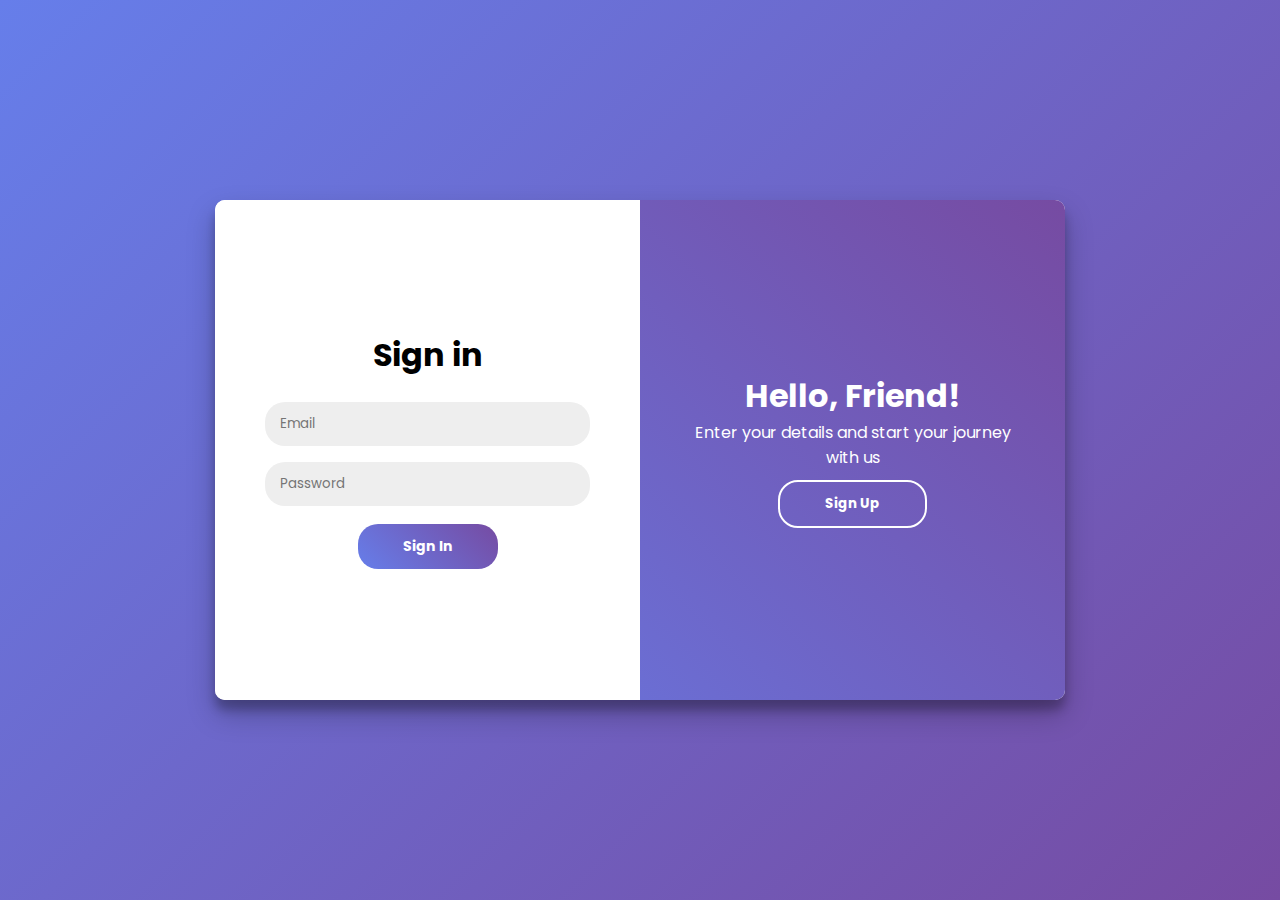
<file: index.html>
<!DOCTYPE html>
<html lang="en">
<head>
  <meta charset="UTF-8" />
  <meta name="viewport" content="width=device-width, initial-scale=1.0">
  <title>Dashboard | MySpace</title>
  <link rel="stylesheet" href="css/style.css" />
  <link href="https://fonts.googleapis.com/css2?family=Poppins:wght@300;400;600&display=swap" rel="stylesheet">
</head>
<body>
  <aside class="sidebar">
    <h2 class="logo">MySpace</h2>
    <ul class="menu">
      <li class="active">🏠 Dashboard</li>
      <li onclick="location.href='tasks.html'">✅ Tasks</li>
      <li onclick="location.href='weather.html'">☁️ Weather</li>
      <li onclick="location.href='notes.html'">📝 Notes</li>
      <li onclick="location.href='focus.html'">⏱ Focus</li>
      <li onclick="location.href='timeline.html'">📊 Timeline</li>
    </ul>
  </aside>

  <main class="main">
    <header class="topbar">
      <div class="greeting">
        <h1 id="greetText">Hello</h1>
        <p id="currentDate">—</p>
        <p id="userName"></p>
      </div>
      <div class="clock" id="clock">00:00:00</div>
    </header>

    <section class="widgets">
      <div class="widget weather">
        <h3>Weather</h3>
        <p id="weatherInfo">No city selected</p>
        <button onclick="location.href='weather.html'">Change City</button>
      </div>

      <div class="widget todo">
        <h3>Upcoming Tasks</h3>
        <ul id="todoPreview"></ul>
        <button onclick="location.href='tasks.html'">Open Tasks</button>
      </div>

      <div class="widget notes">
        <h3>Notes</h3>
        <p id="notesPreview">No notes yet</p>
        <button onclick="location.href='notes.html'">Open Notes</button>
      </div>

      <div class="widget focus">
        <h3>Focus Timer</h3>
        <div id="focusDisplay">25:00</div>
        <div>
          <button onclick="location.href='focus.html'">Open Focus</button>
        </div>
      </div>

      <div class="widget timeline">
        <h3>Today’s Timeline</h3>
        <div id="timelineContainer"></div>
        <button onclick="location.href='timeline.html'">View Full</button>
      </div>
    </section>
  </main>

  <script src="js/script.js"></script>
  <script src="js/guard.js"></script>
</body>
</html>
</file>
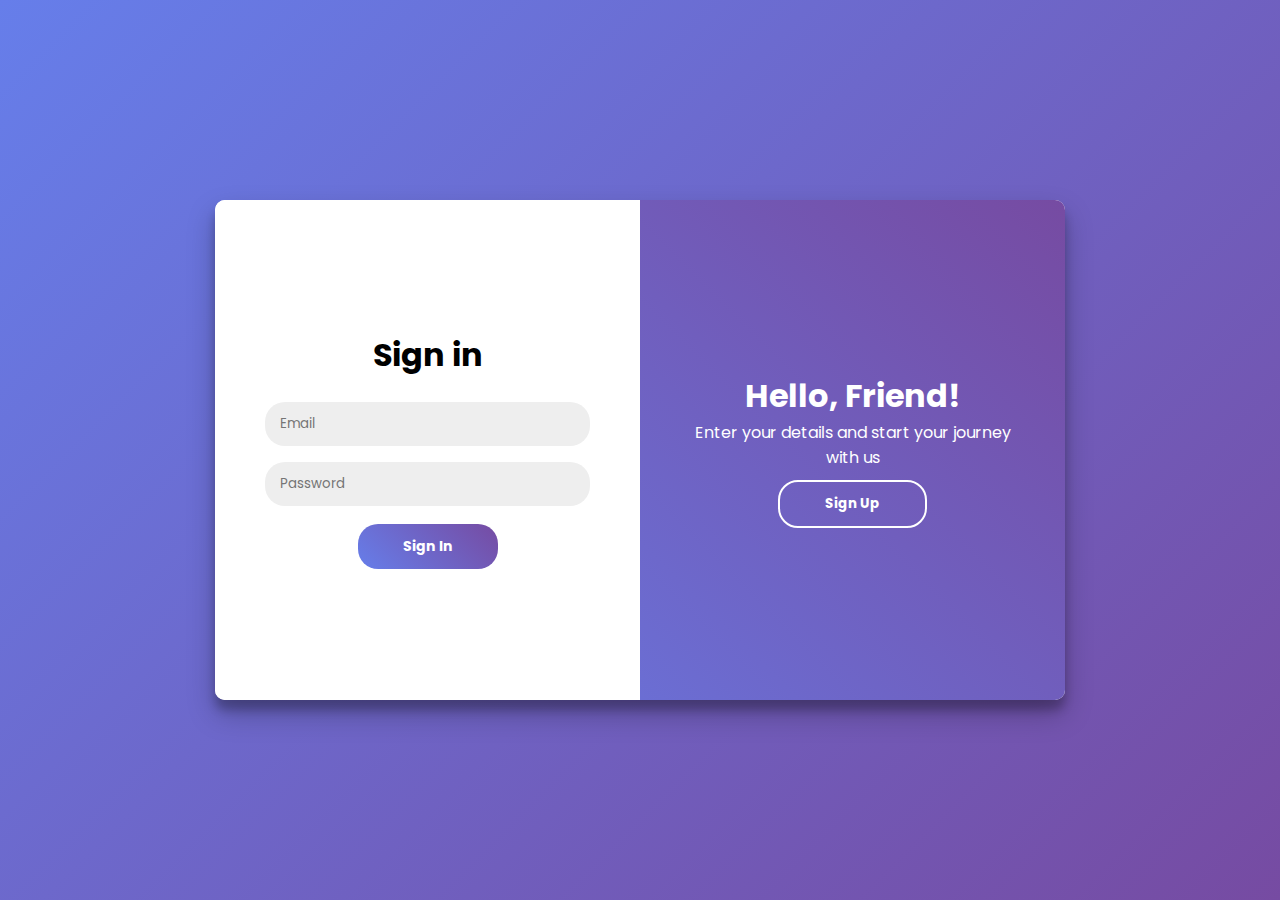
<file: gmu/index.html>
<!DOCTYPE html>
<html lang="en">
<head>
  <meta charset="UTF-8" />
  <meta name="viewport" content="width=device-width, initial-scale=1.0">
  <title>Login / Signup</title>
  <link rel="stylesheet" href="style.css">
</head>
<body>
  <div class="container" id="container">
    <!-- Sign Up Form -->
    <div class="form-container sign-up-container">
      <form action="#">
        <h1>Create Account</h1>
        <input type="text" placeholder="Name" required />
        <input type="email" placeholder="Email" required />
        <input type="password" placeholder="Password" required />
        <button type="button" id="signupBtn">Sign Up</button>
      </form>
    </div>

    <!-- Sign In Form -->
    <div class="form-container sign-in-container">
      <form id="loginForm">
        <h1>Sign in</h1>
        <input type="email" placeholder="Email" required />
        <input type="password" placeholder="Password" required />
        <button type="submit">Sign In</button>
      </form>
    </div>

    <!-- Overlay Section -->
    <div class="overlay-container">
      <div class="overlay">
        <div class="overlay-panel overlay-left">
          <h1>Welcome Back!</h1>
          <p>To keep connected with us please login with your info</p>
          <button class="ghost" id="signIn">Sign In</button>
        </div>
        <div class="overlay-panel overlay-right">
          <h1>Hello, Friend!</h1>
          <p>Enter your details and start your journey with us</p>
          <button class="ghost" id="signUp">Sign Up</button>
        </div>
      </div>
    </div>
  </div>

  <script>
    const signUpButton = document.getElementById('signUp');
    const signInButton = document.getElementById('signIn');
    const container = document.getElementById('container');

    signUpButton.addEventListener('click', () => {
      container.classList.add("right-panel-active");
    });

    signInButton.addEventListener('click', () => {
      container.classList.remove("right-panel-active");
    });

    // Redirect to dashboard after sign in
    const loginForm = document.getElementById('loginForm');
    loginForm.addEventListener('submit', (e) => {
      e.preventDefault();
      const email = loginForm.querySelector('input[type="email"]').value;
      const password = loginForm.querySelector('input[type="password"]').value;

      if (email && password) {
        window.location.href = "dashboard.html";
      } else {
        alert("Please fill all fields!");
      }
    });
  </script>
</body>
</html>
</file>
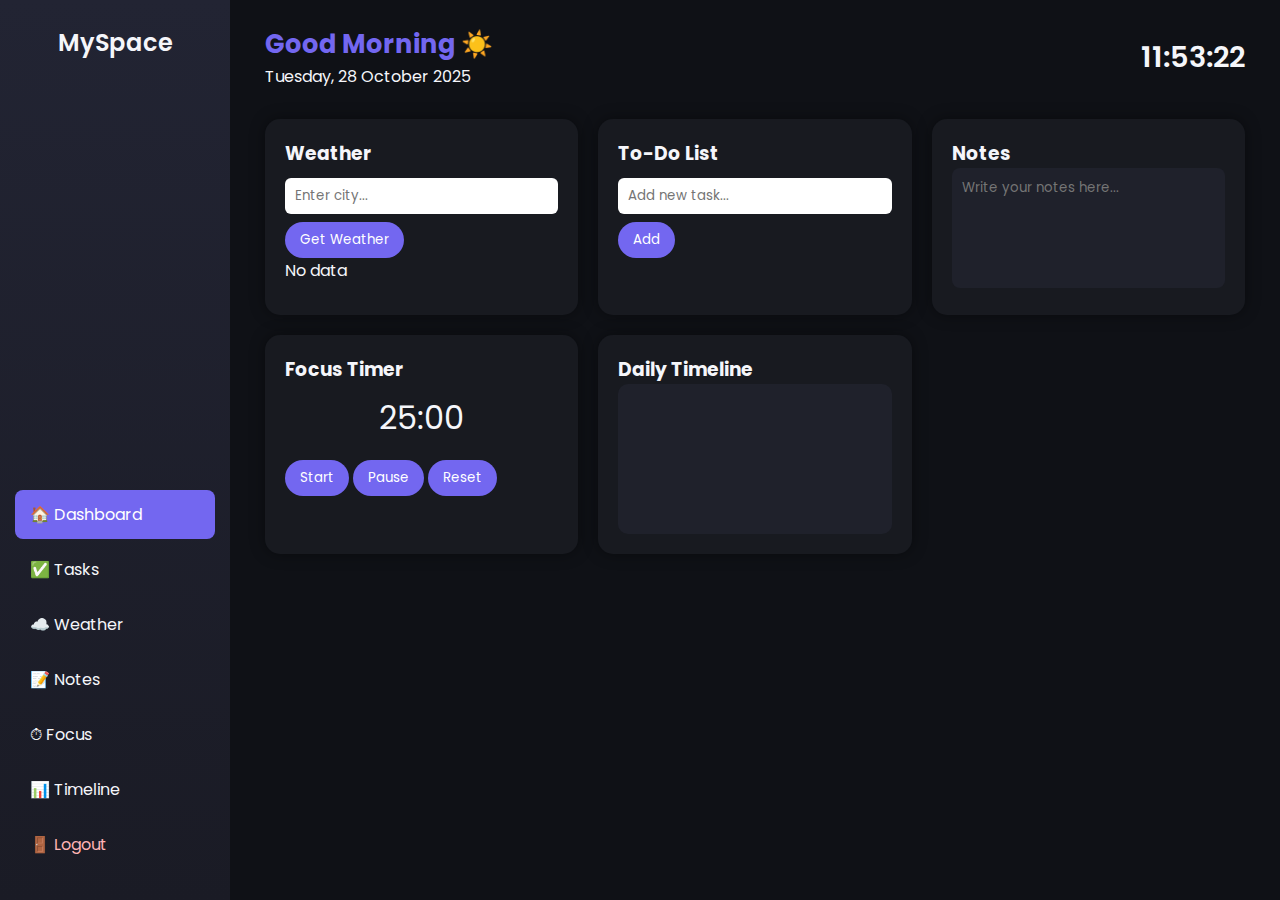
<file: smart-dashboard/index.html>
<!DOCTYPE html>
<html lang="en">
<head>
  <meta charset="UTF-8" />
  <meta name="viewport" content="width=device-width, initial-scale=1.0">
  <title>Smart Productivity Dashboard</title>
  <link rel="stylesheet" href="css/style.css" />
  <link href="https://fonts.googleapis.com/css2?family=Poppins:wght@300;400;600&display=swap" rel="stylesheet">
</head>
<body>
  <!-- Sidebar -->
  <aside class="sidebar">
    <h2 class="logo">MySpace</h2>
    <ul class="menu">
      <li class="active">🏠 Dashboard</li>
      <li>✅ Tasks</li>
      <li>☁️ Weather</li>
      <li>📝 Notes</li>
      <li>⏱ Focus</li>
      <li>📊 Timeline</li>
      <li class="logout">🚪 Logout</li>
    </ul>
  </aside>

  <!-- Main Area -->
  <main class="main">
    <header class="topbar">
      <div class="greeting">
        <h1 id="greetText">Good Evening 🌙</h1>
        <p id="currentDate">Tuesday, 28 October 2025</p>
      </div>
      <div class="clock" id="clock">00:00:00</div>
    </header>

    <section class="widgets">
      <!-- Weather Widget -->
      <div class="widget weather" id="weatherWidget">
        <h3>Weather</h3>
        <input type="text" id="cityInput" placeholder="Enter city..." />
        <button id="getWeather">Get Weather</button>
        <p id="weatherInfo">No data</p>
      </div>

      <!-- To-Do List Widget -->
      <div class="widget todo">
        <h3>To-Do List</h3>
        <ul id="taskList"></ul>
        <input type="text" id="newTask" placeholder="Add new task..." />
        <button id="addTask">Add</button>
      </div>

      <!-- Notes Widget -->
      <div class="widget notes">
        <h3>Notes</h3>
        <textarea id="notesArea" placeholder="Write your notes here..."></textarea>
      </div>

      <!-- Focus Timer -->
      <div class="widget focus">
        <h3>Focus Timer</h3>
        <div id="timerDisplay">25:00</div>
        <div class="timer-buttons">
          <button id="startTimer">Start</button>
          <button id="pauseTimer">Pause</button>
          <button id="resetTimer">Reset</button>
        </div>
      </div>

      <!-- Timeline Widget -->
      <div class="widget timeline">
        <h3>Daily Timeline</h3>
        <div class="timeline-container" id="timelineContainer"></div>
      </div>
    </section>
  </main>

  <script src="js/script.js"></script>
</body>
</html>
</file>
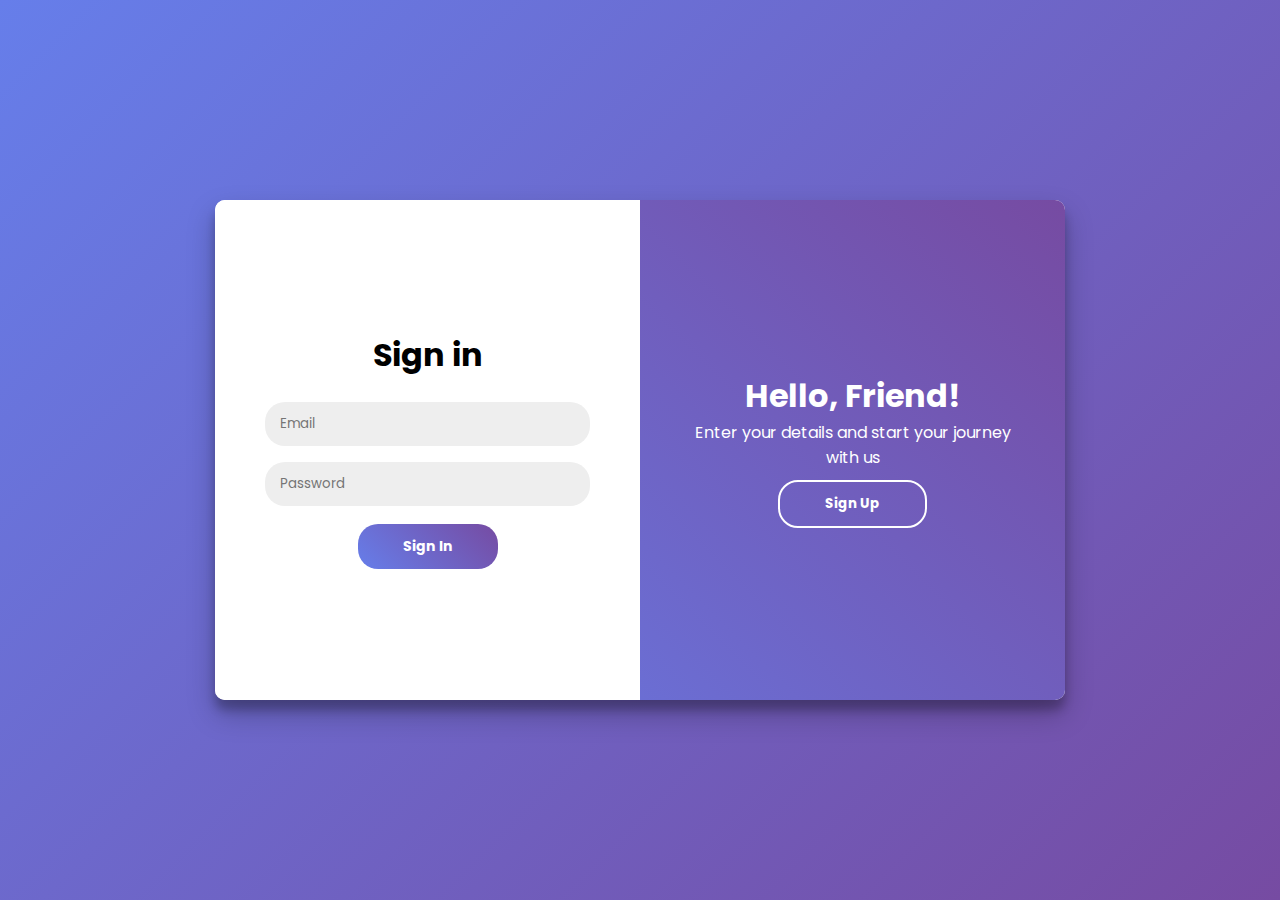
<file: auth.html>
<!DOCTYPE html>
<html lang="en">
<head>
  <meta charset="UTF-8" />
  <meta name="viewport" content="width=device-width, initial-scale=1.0">
  <title>Login / Signup | MySpace</title>
  <link rel="stylesheet" href="css/auth.css">
  <link href="https://fonts.googleapis.com/css2?family=Poppins:wght@300;400;600&display=swap" rel="stylesheet">
</head>
<body>
  <div class="container" id="container">
    <div class="form-container sign-up-container">
      <form id="signupForm" autocomplete="off">
        <h1>Create Account</h1>
        <input type="text" id="suName" placeholder="Name" required />
        <input type="email" id="suEmail" placeholder="Email" required />
        <input type="password" id="suPass" placeholder="Password" minlength="6" required />
        <button type="submit">Sign Up</button>
      </form>
    </div>

    <div class="form-container sign-in-container">
      <form id="loginForm" autocomplete="off">
        <h1>Sign in</h1>
        <input type="email" id="siEmail" placeholder="Email" required />
        <input type="password" id="siPass" placeholder="Password" required />
        <button type="submit">Sign In</button>
      </form>
    </div>

    <div class="overlay-container">
      <div class="overlay">
        <div class="overlay-panel overlay-left">
          <h1>Welcome Back!</h1>
          <p>To keep connected with us please login with your info</p>
          <button class="ghost" id="signIn">Sign In</button>
        </div>
        <div class="overlay-panel overlay-right">
          <h1>Hello, Friend!</h1>
          <p>Enter your details and start your journey with us</p>
          <button class="ghost" id="signUp">Sign Up</button>
        </div>
      </div>
    </div>
  </div>
  <script src="js/auth.js"></script>
</body>
</html>
</file>
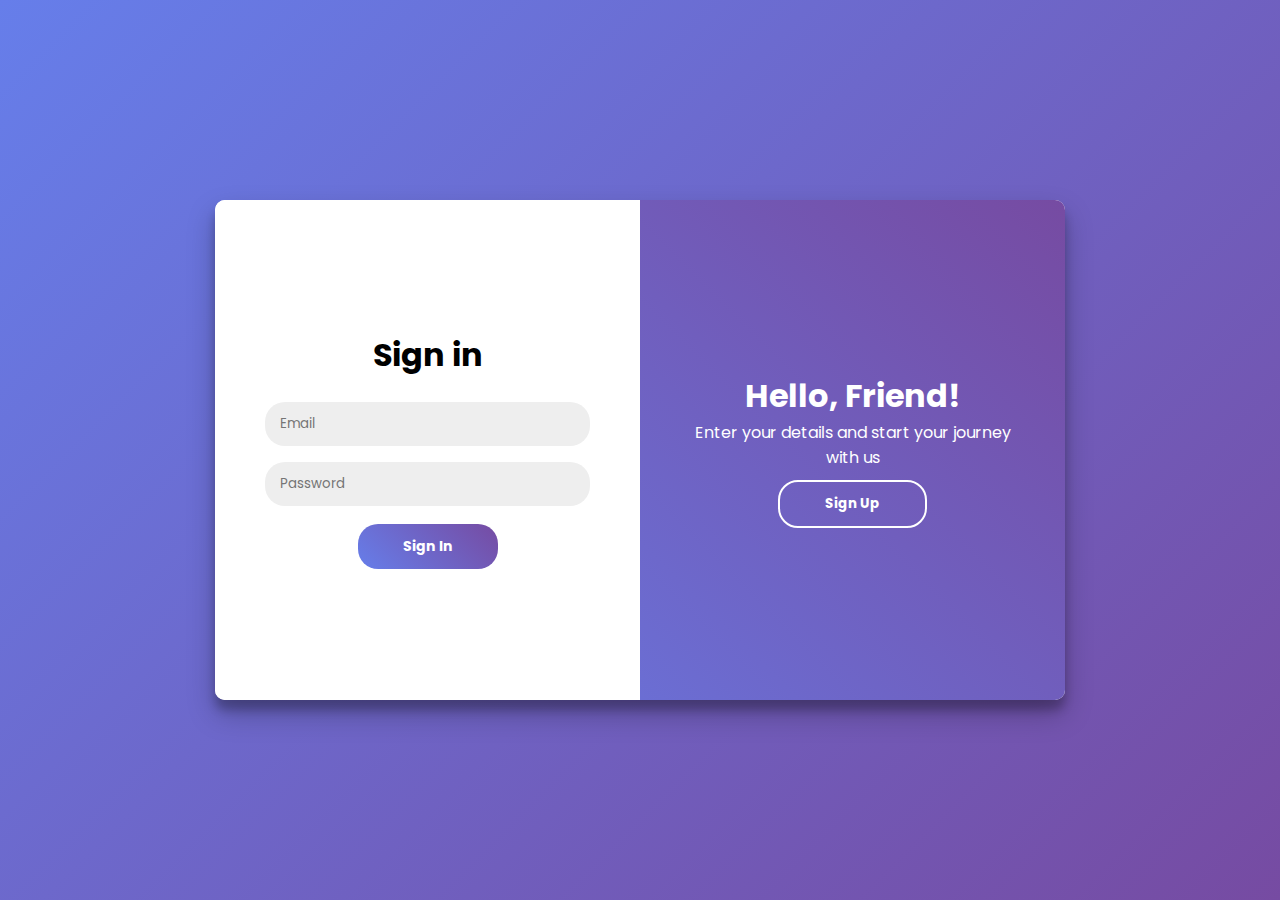
<file: focus.html>
<!DOCTYPE html>
<html lang="en">
<head>
  <meta charset="UTF-8"><meta name="viewport" content="width=device-width, initial-scale=1.0">
  <title>Focus | MySpace</title>
  <link rel="stylesheet" href="css/focus.css">
  <link href="https://fonts.googleapis.com/css2?family=Poppins:wght@300;400;600&display=swap" rel="stylesheet">
</head>
<body>
  <aside class="sidebar">
    <h2>MySpace</h2>
    <ul>
      <li onclick="location.href='index.html'">🏠 Dashboard</li>
      <li onclick="location.href='tasks.html'">✅ Tasks</li>
      <li onclick="location.href='weather.html'">☁️ Weather</li>
      <li onclick="location.href='notes.html'">📝 Notes</li>
      <li class="active">⏱ Focus</li>
      <li onclick="location.href='timeline.html'">📊 Timeline</li>
    </ul>
  </aside>

  <main class="main">
    <h1>Focus Timer</h1>
    <div class="timer-box">
      <h2 id="timerDisplay">25:00</h2>
      <div class="controls">
        <button id="startBtn">Start</button>
        <button id="pauseBtn">Pause</button>
        <button id="resetBtn">Reset</button>
      </div>
      <div class="custom-time">
        <label>Custom Time:</label>
        <input type="number" id="minutesInput" placeholder="Minutes" min="1" max="180">
        <button id="setTimeBtn">Set</button>
      </div>
      <div class="session-input">
        <input type="text" id="sessionName" placeholder="What are you focusing on? (optional)">
      </div>
    </div>
    <section id="sessionList" class="session-list"></section>
  </main>

  <script src="js/focus.js"></script>
  <script src="js/guard.js"></script>
</body>
</html>
</file>
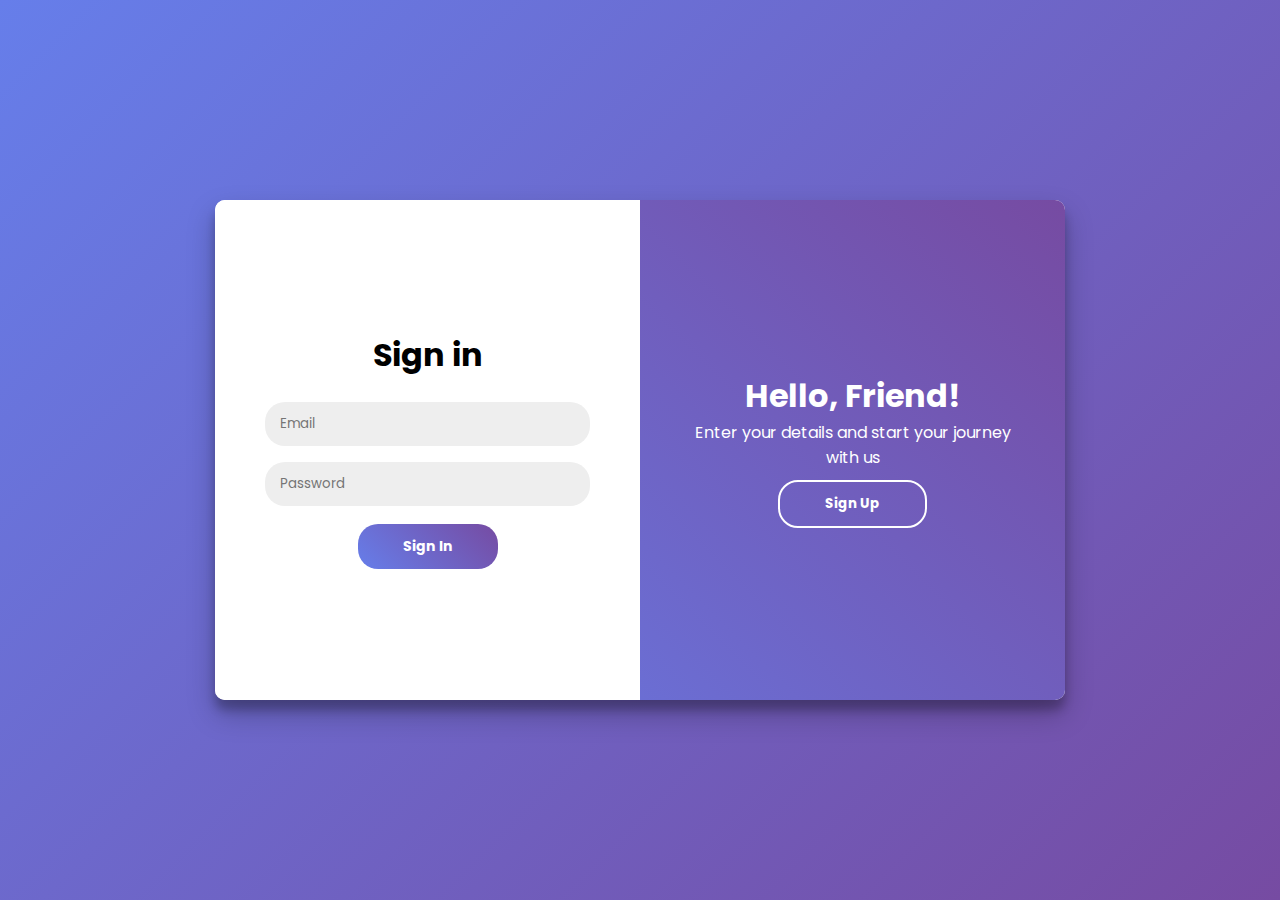
<file: notes.html>
<!DOCTYPE html>
<html lang="en">
<head>
  <meta charset="UTF-8"><meta name="viewport" content="width=device-width, initial-scale=1.0">
  <title>Files | MySpace</title>
  <link rel="stylesheet" href="css/notes.css">
  <link href="https://fonts.googleapis.com/css2?family=Poppins:wght@300;400;600&display=swap" rel="stylesheet">
</head>
<body>
  <aside class="sidebar">
    <h2>MySpace</h2>
    <ul>
      <li onclick="location.href='index.html'">🏠 Dashboard</li>
      <li onclick="location.href='tasks.html'">✅ Tasks</li>
      <li onclick="location.href='weather.html'">☁️ Weather</li>
      <li class="active">📁 Files</li>
      <li onclick="location.href='focus.html'">⏱ Focus</li>
      <li onclick="location.href='timeline.html'">📊 Timeline</li>
    </ul>
  </aside>

  <main class="main">
    <h1>My Files</h1>
    <div class="upload-box">
      <input type="file" id="fileInput" multiple />
      <button id="uploadBtn">Upload</button>
    </div>

    <section id="fileList" class="file-list"></section>
  </main>

  <script src="js/notes.js"></script>
  <script src="js/guard.js"></script>
</body>
</html>
</file>
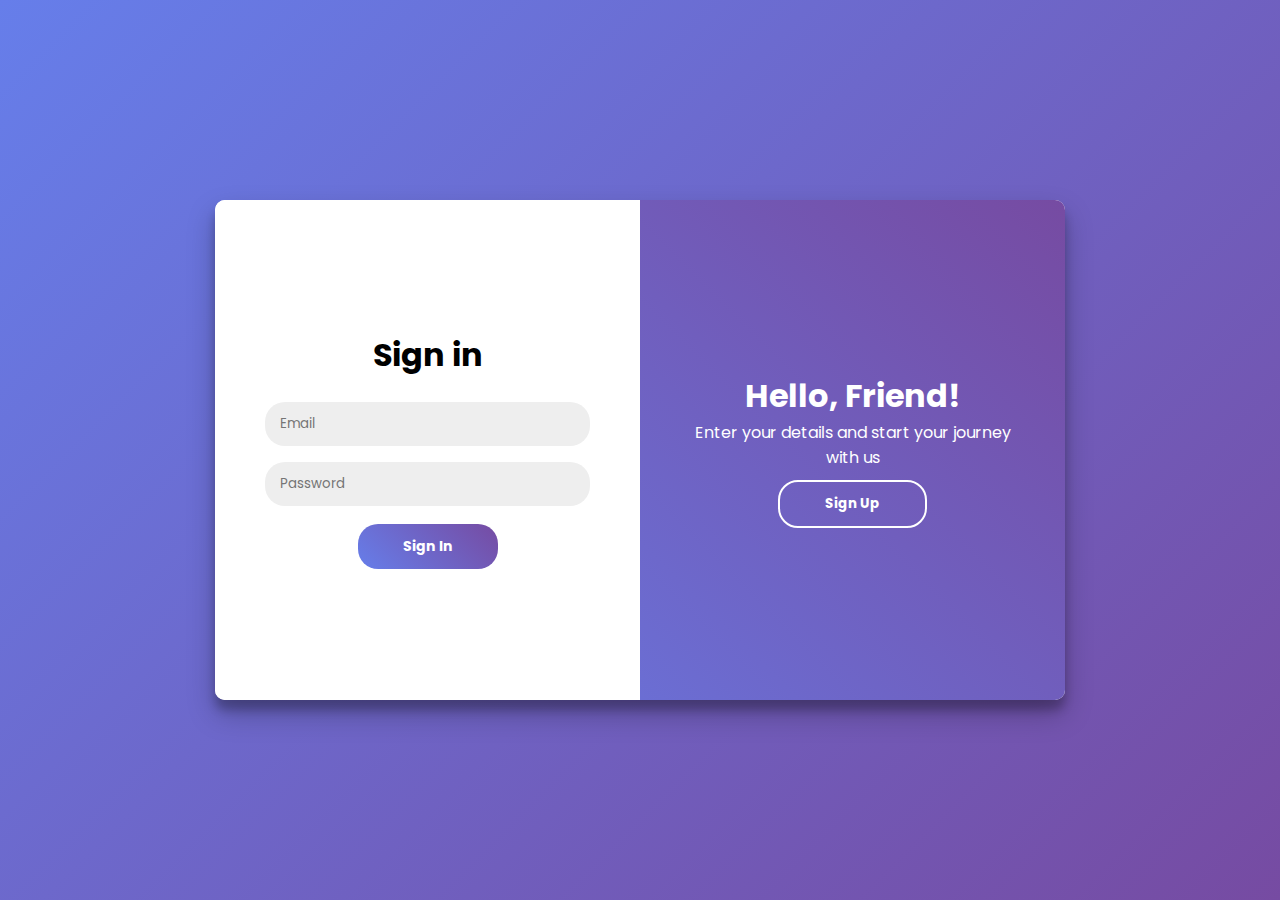
<file: tasks.html>
<!DOCTYPE html>
<html lang="en">
<head>
  <meta charset="UTF-8"><meta name="viewport" content="width=device-width, initial-scale=1.0">
  <title>Tasks | MySpace</title>
  <link rel="stylesheet" href="css/tasks.css">
  <link href="https://fonts.googleapis.com/css2?family=Poppins:wght@300;400;600&display=swap" rel="stylesheet">
</head>
<body>
  <aside class="sidebar">
    <h2>MySpace</h2>
    <ul>
      <li onclick="location.href='index.html'">🏠 Dashboard</li>
      <li class="active">✅ Tasks</li>
      <li onclick="location.href='weather.html'">☁️ Weather</li>
      <li onclick="location.href='notes.html'">📝 Notes</li>
      <li onclick="location.href='focus.html'">⏱ Focus</li>
      <li onclick="location.href='timeline.html'">📊 Timeline</li>
    </ul>
  </aside>

  <main class="main">
    <header>
      <h1>Task Manager</h1>
      <button id="newTaskBtn">+ New Task</button>
    </header>
    <section id="taskList" class="task-list"></section>
  </main>

  <div class="modal" id="taskModal">
    <div class="modal-content">
      <h2>Add / Edit Task</h2>
      <input type="text" id="taskTitle" placeholder="Task Title" required />
      <input type="text" id="taskCategory" placeholder="Category" />
      <input type="date" id="taskDate" />
      <label>Start Time:</label><input type="time" id="taskStart" />
      <label>End Time:</label><input type="time" id="taskEnd" />
      <div class="modal-actions">
        <button id="saveTask">Save</button>
        <button id="cancelTask">Cancel</button>
      </div>
    </div>
  </div>

  <script src="js/tasks.js"></script>
  <script src="js/guard.js"></script>
</body>
</html>
</file>
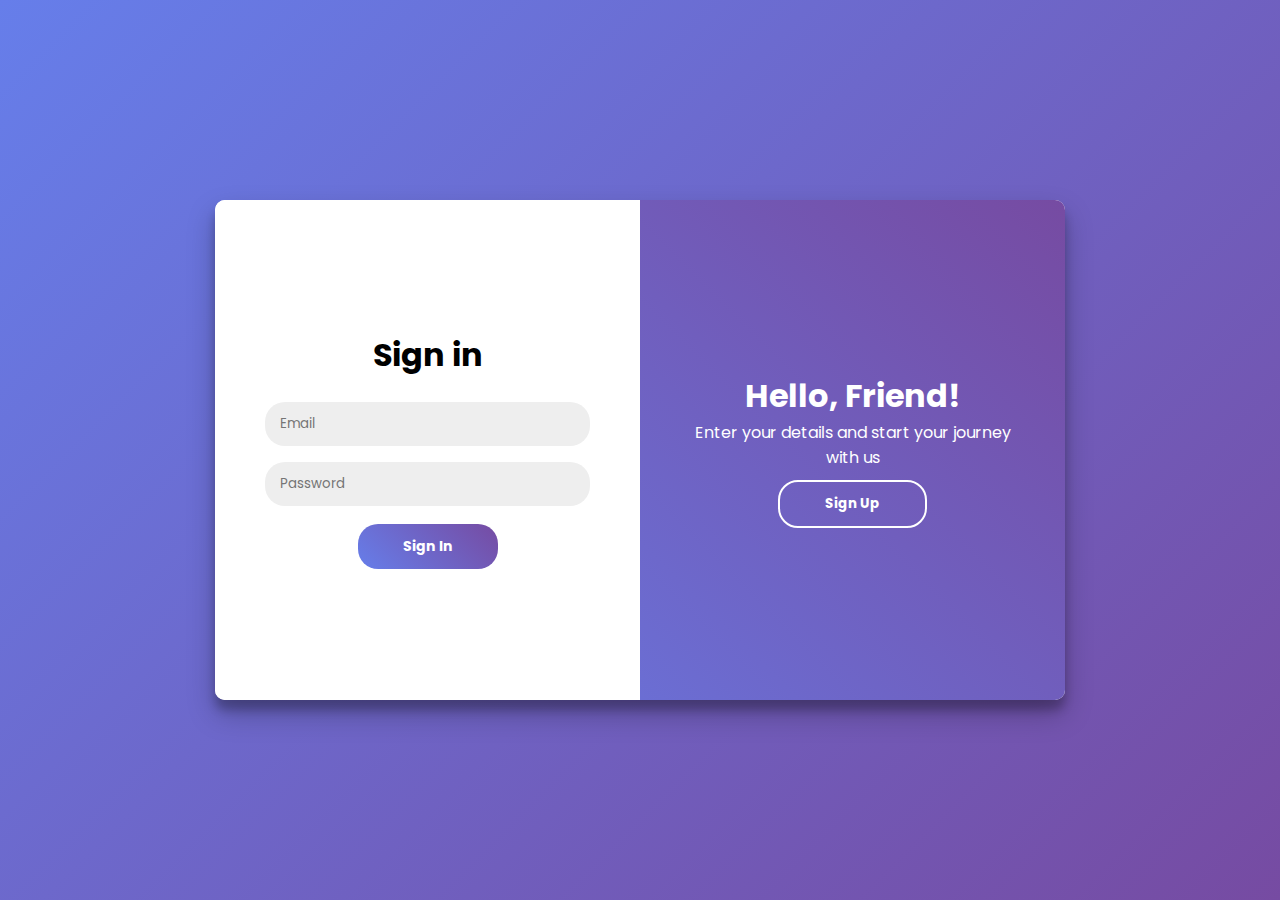
<file: timeline.html>
<!DOCTYPE html>
<html lang="en">
<head>
  <meta charset="UTF-8"><meta name="viewport" content="width=device-width, initial-scale=1.0">
  <title>Timeline | MySpace</title>
  <link rel="stylesheet" href="css/timeline.css">
  <link href="https://fonts.googleapis.com/css2?family=Poppins:wght@300;400;600&display=swap" rel="stylesheet">
</head>
<body>
  <aside class="sidebar">
    <h2>MySpace</h2>
    <ul>
      <li onclick="location.href='index.html'">🏠 Dashboard</li>
      <li onclick="location.href='tasks.html'">✅ Tasks</li>
      <li onclick="location.href='weather.html'">☁️ Weather</li>
      <li onclick="location.href='notes.html'">📝 Notes</li>
      <li onclick="location.href='focus.html'">⏱ Focus</li>
      <li class="active">📊 Timeline</li>
    </ul>
  </aside>

  <main class="main">
    <h1>Today's Timeline</h1>
    <div class="timeline-container" id="timelineContainer"></div>
  </main>

  <script src="js/timeline.js"></script>
  <script src="js/guard.js"></script>
</body>
</html>
</file>
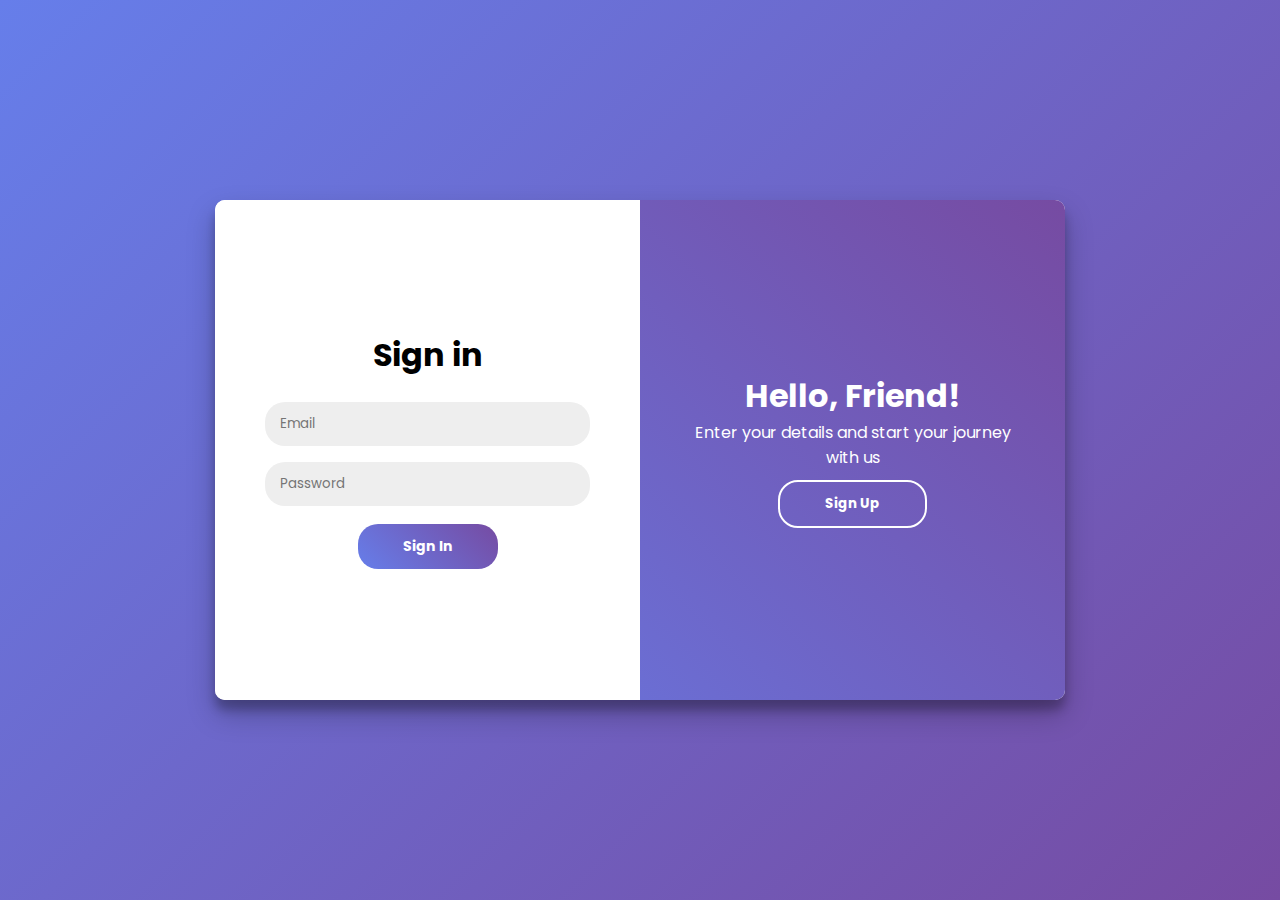
<file: weather.html>
<!DOCTYPE html>
<html lang="en">
<head>
  <meta charset="UTF-8"><meta name="viewport" content="width=device-width, initial-scale=1.0">
  <title>Weather | MySpace</title>
  <link rel="stylesheet" href="css/weather.css">
  <link href="https://fonts.googleapis.com/css2?family=Poppins:wght@300;400;600&display=swap" rel="stylesheet">
</head>
<body>
  <aside class="sidebar">
    <h2>MySpace</h2>
    <ul>
      <li onclick="location.href='index.html'">🏠 Dashboard</li>
      <li onclick="location.href='tasks.html'">✅ Tasks</li>
      <li class="active">☁️ Weather</li>
      <li onclick="location.href='notes.html'">📝 Notes</li>
      <li onclick="location.href='focus.html'">⏱ Focus</li>
      <li onclick="location.href='timeline.html'">📊 Timeline</li>
    </ul>
  </aside>

  <main class="main">
    <h1>Weather Forecast</h1>
    <div class="weather-box" id="weatherBox">
      <input type="text" id="cityInput" placeholder="Enter city name..." />
      <button id="getWeather">Get Weather</button>
      <div class="weather-result">
        <h2 id="cityName">--</h2>
        <p id="condition">Condition: --</p>
        <p id="temperature">Temperature: --°C</p>
        <p id="humidity">Humidity: --%</p>
      </div>
    </div>
  </main>

  <script src="js/weather.js"></script>
  <script src="js/guard.js"></script>
</body>
</html>
</file>
<file: css/style.css>
:root {
  --bg: #0f1116;
  --panel: #181a20;
  --text: #f5f6fa;
  --accent: #7367f0;
  --muted: #9c9da3;
}

* {
  margin: 0;
  padding: 0;
  box-sizing: border-box;
  font-family: "Poppins", sans-serif;
}

body {
  display: flex;
  height: 100vh;
  background: var(--bg);
  color: var(--text);
}

/* Sidebar */
.sidebar {
  width: 230px;
  background: linear-gradient(180deg, #222433, #1a1b25);
  display: flex;
  flex-direction: column;
  justify-content: space-between;
  padding: 25px 15px;
}

.logo {
  text-align: center;
  font-weight: 600;
  margin-bottom: 30px;
}

.menu {
  list-style: none;
}

.menu li {
  padding: 12px 15px;
  margin: 6px 0;
  border-radius: 8px;
  cursor: pointer;
  transition: 0.3s;
}

.menu li:hover,
.menu li.active {
  background: var(--accent);
  color: #fff;
}

.logout {
  margin-top: 30px;
  color: #ffb4b4;
}

/* Main */
.main {
  flex: 1;
  padding: 25px 35px;
  overflow-y: auto;
}

/* Header */
.topbar {
  display: flex;
  justify-content: space-between;
  align-items: center;
  margin-bottom: 30px;
}

.greeting h1 {
  font-size: 1.6em;
  color: var(--accent);
}

.clock {
  font-size: 1.8em;
  font-weight: 600;
}

/* Widgets Grid */
.widgets {
  display: grid;
  grid-template-columns: repeat(auto-fit, minmax(300px, 1fr));
  gap: 20px;
}

/* Widget Card */
.widget {
  background: var(--panel);
  padding: 20px;
  border-radius: 15px;
  box-shadow: 0 0 15px rgba(0, 0, 0, 0.4);
  transition: background 0.5s;
}

/* Weather */
.weather input,
.todo input {
  width: 100%;
  padding: 8px 10px;
  margin-top: 10px;
  border-radius: 6px;
  border: none;
  outline: none;
}

.weather button,
.todo button,
.focus button {
  margin-top: 8px;
  background: var(--accent);
  color: #fff;
  border: none;
  border-radius: 20px;
  padding: 8px 15px;
  cursor: pointer;
  transition: 0.3s;
}
.weather button:hover,
.todo button:hover,
.focus button:hover {
  opacity: 0.8;
}

/* Notes */
.notes textarea {
  width: 100%;
  height: 120px;
  background: #1f212b;
  border: none;
  color: var(--text);
  padding: 10px;
  border-radius: 8px;
  resize: none;
}

/* Timer */
#timerDisplay {
  font-size: 2em;
  text-align: center;
  margin: 10px 0;
}

/* Timeline */
.timeline-container {
  height: 150px;
  overflow-y: auto;
  background: #1f212b;
  border-radius: 10px;
  padding: 10px;
}
</file>
<file: gmu/style.css>
@import url('https://fonts.googleapis.com/css2?family=Poppins:wght@300;400;600&display=swap');

* {
  box-sizing: border-box;
  margin: 0;
  padding: 0;
  font-family: 'Poppins', sans-serif;
}

body {
  background: linear-gradient(135deg, #667eea, #764ba2);
  display: flex;
  justify-content: center;
  align-items: center;
  height: 100vh;
}

.container {
  background: #fff;
  border-radius: 10px;
  box-shadow: 0 14px 28px rgba(0,0,0,0.25), 0 10px 10px rgba(0,0,0,0.22);
  position: relative;
  overflow: hidden;
  width: 850px;
  max-width: 100%;
  min-height: 500px;
}

.form-container {
  position: absolute;
  top: 0;
  height: 100%;
  transition: all 0.6s ease-in-out;
}

.sign-in-container {
  left: 0;
  width: 50%;
  z-index: 2;
}

.sign-up-container {
  left: 0;
  width: 50%;
  opacity: 0;
  z-index: 1;
}

.container.right-panel-active .sign-up-container {
  transform: translateX(100%);
  opacity: 1;
  z-index: 5;
}

.container.right-panel-active .sign-in-container {
  transform: translateX(100%);
  opacity: 0;
}

form {
  background: #fff;
  display: flex;
  flex-direction: column;
  align-items: center;
  padding: 0 50px;
  height: 100%;
  justify-content: center;
  text-align: center;
}

form h1 {
  font-weight: bold;
  margin-bottom: 15px;
}

form input {
  background-color: #eee;
  border: none;
  padding: 12px 15px;
  margin: 8px 0;
  width: 100%;
  border-radius: 20px;
  outline: none;
}

form button {
  border-radius: 20px;
  border: none;
  background: linear-gradient(45deg, #667eea, #764ba2);
  color: #fff;
  font-size: 14px;
  font-weight: bold;
  padding: 12px 45px;
  margin-top: 10px;
  cursor: pointer;
  transition: transform 80ms ease-in;
}

form button:hover {
  transform: scale(1.05);
}

.overlay-container {
  position: absolute;
  top: 0;
  left: 50%;
  width: 50%;
  height: 100%;
  overflow: hidden;
  transition: transform 0.6s ease-in-out;
  z-index: 100;
}

.container.right-panel-active .overlay-container {
  transform: translateX(-100%);
}

.overlay {
  background: linear-gradient(45deg, #667eea, #764ba2);
  color: #fff;
  position: relative;
  left: -100%;
  height: 100%;
  width: 200%;
  transform: translateX(0);
  transition: transform 0.6s ease-in-out;
}

.container.right-panel-active .overlay {
  transform: translateX(50%);
}

.overlay-panel {
  position: absolute;
  display: flex;
  flex-direction: column;
  align-items: center;
  justify-content: center;
  padding: 0 40px;
  text-align: center;
  top: 0;
  height: 100%;
  width: 50%;
  transition: transform 0.6s ease-in-out;
}

.overlay-left {
  transform: translateX(-20%);
}

.overlay-right {
  right: 0;
  transform: translateX(0);
}

.container.right-panel-active .overlay-left {
  transform: translateX(0);
}

.container.right-panel-active .overlay-right {
  transform: translateX(20%);
}

.ghost {
  background: transparent;
  border: 2px solid #fff;
  border-radius: 20px;
  padding: 12px 45px;
  color: #fff;
  font-weight: bold;
  margin-top: 10px;
  cursor: pointer;
  transition: 0.3s;
}

.ghost:hover {
  background: #fff;
  color: #764ba2;
}
</file>
<file: smart-dashboard/css/style.css>
:root {
  --bg: #0f1116;
  --panel: #181a20;
  --text: #f5f6fa;
  --accent: #7367f0;
  --muted: #9c9da3;
}

* {
  margin: 0;
  padding: 0;
  box-sizing: border-box;
  font-family: "Poppins", sans-serif;
}

body {
  display: flex;
  height: 100vh;
  background: var(--bg);
  color: var(--text);
}

/* Sidebar */
.sidebar {
  width: 230px;
  background: linear-gradient(180deg, #222433, #1a1b25);
  display: flex;
  flex-direction: column;
  justify-content: space-between;
  padding: 25px 15px;
}

.logo {
  text-align: center;
  font-weight: 600;
  margin-bottom: 30px;
}

.menu {
  list-style: none;
}

.menu li {
  padding: 12px 15px;
  margin: 6px 0;
  border-radius: 8px;
  cursor: pointer;
  transition: 0.3s;
}

.menu li:hover,
.menu li.active {
  background: var(--accent);
  color: #fff;
}

.logout {
  margin-top: 30px;
  color: #ffb4b4;
}

/* Main */
.main {
  flex: 1;
  padding: 25px 35px;
  overflow-y: auto;
}

/* Header */
.topbar {
  display: flex;
  justify-content: space-between;
  align-items: center;
  margin-bottom: 30px;
}

.greeting h1 {
  font-size: 1.6em;
  color: var(--accent);
}

.clock {
  font-size: 1.8em;
  font-weight: 600;
}

/* Widgets Grid */
.widgets {
  display: grid;
  grid-template-columns: repeat(auto-fit, minmax(300px, 1fr));
  gap: 20px;
}

/* Widget Card */
.widget {
  background: var(--panel);
  padding: 20px;
  border-radius: 15px;
  box-shadow: 0 0 15px rgba(0, 0, 0, 0.4);
  transition: background 0.5s;
}

/* Weather */
.weather input,
.todo input {
  width: 100%;
  padding: 8px 10px;
  margin-top: 10px;
  border-radius: 6px;
  border: none;
  outline: none;
}

.weather button,
.todo button,
.focus button {
  margin-top: 8px;
  background: var(--accent);
  color: #fff;
  border: none;
  border-radius: 20px;
  padding: 8px 15px;
  cursor: pointer;
  transition: 0.3s;
}
.weather button:hover,
.todo button:hover,
.focus button:hover {
  opacity: 0.8;
}

/* Notes */
.notes textarea {
  width: 100%;
  height: 120px;
  background: #1f212b;
  border: none;
  color: var(--text);
  padding: 10px;
  border-radius: 8px;
  resize: none;
}

/* Timer */
#timerDisplay {
  font-size: 2em;
  text-align: center;
  margin: 10px 0;
}

/* Timeline */
.timeline-container {
  height: 150px;
  overflow-y: auto;
  background: #1f212b;
  border-radius: 10px;
  padding: 10px;
}
</file>
<file: css/auth.css>
@import url('https://fonts.googleapis.com/css2?family=Poppins:wght@300;400;600&display=swap');
*{box-sizing:border-box;margin:0;padding:0;font-family:'Poppins',sans-serif}
body{background:linear-gradient(135deg,#667eea,#764ba2);display:flex;justify-content:center;align-items:center;height:100vh}
.container{background:#fff;border-radius:10px;box-shadow:0 14px 28px rgba(0,0,0,.25),0 10px 10px rgba(0,0,0,.22);position:relative;overflow:hidden;width:850px;max-width:100%;min-height:500px}
.form-container{position:absolute;top:0;height:100%;transition:all .6s ease-in-out}
.sign-in-container{left:0;width:50%;z-index:2}
.sign-up-container{left:0;width:50%;opacity:0;z-index:1}
.container.right-panel-active .sign-up-container{transform:translateX(100%);opacity:1;z-index:5}
.container.right-panel-active .sign-in-container{transform:translateX(100%);opacity:0}
form{background:#fff;display:flex;flex-direction:column;align-items:center;padding:0 50px;height:100%;justify-content:center;text-align:center}
form h1{font-weight:bold;margin-bottom:15px}
form input{background:#eee;border:none;padding:12px 15px;margin:8px 0;width:100%;border-radius:20px;outline:none}
form button{border-radius:20px;border:none;background:linear-gradient(45deg,#667eea,#764ba2);color:#fff;font-size:14px;font-weight:bold;padding:12px 45px;margin-top:10px;cursor:pointer;transition:transform 80ms ease-in}
form button:hover{transform:scale(1.05)}
.overlay-container{position:absolute;top:0;left:50%;width:50%;height:100%;overflow:hidden;transition:transform .6s ease-in-out;z-index:100}
.container.right-panel-active .overlay-container{transform:translateX(-100%)}
.overlay{background:linear-gradient(45deg,#667eea,#764ba2);color:#fff;position:relative;left:-100%;height:100%;width:200%;transform:translateX(0);transition:transform .6s ease-in-out}
.container.right-panel-active .overlay{transform:translateX(50%)}
.overlay-panel{position:absolute;display:flex;flex-direction:column;align-items:center;justify-content:center;padding:0 40px;text-align:center;top:0;height:100%;width:50%;transition:transform .6s ease-in-out}
.overlay-left{transform:translateX(-20%)}
.overlay-right{right:0;transform:translateX(0)}
.container.right-panel-active .overlay-left{transform:translateX(0)}
.container.right-panel-active .overlay-right{transform:translateX(20%)}
.ghost{background:transparent;border:2px solid #fff;border-radius:20px;padding:12px 45px;color:#fff;font-weight:bold;margin-top:10px;cursor:pointer;transition:.3s}
.ghost:hover{background:#fff;color:#764ba2}
</file>
<file: css/focus.css>
body{display:flex;background:#0f1116;color:#fff;font-family:'Poppins',sans-serif}
.sidebar{width:220px;background:linear-gradient(180deg,#1c1d27,#111217);padding:25px 15px}
.sidebar ul{list-style:none;padding:0}
.sidebar li{padding:12px 10px;border-radius:8px;margin:5px 0;cursor:pointer;transition:.3s}
.sidebar li.active,.sidebar li:hover{background:#7367f0}
.main{flex:1;padding:40px}
.timer-box{background:#1d1e27;border-radius:10px;padding:30px;text-align:center;width:350px;box-shadow:0 0 15px rgba(0,0,0,.4)}
#timerDisplay{font-size:3em;font-weight:600;margin-bottom:20px}
.controls button,.custom-time button{background:#7367f0;border:none;border-radius:20px;padding:8px 15px;color:#fff;margin:5px;cursor:pointer}
.custom-time{margin-top:15px}
.custom-time input{width:100px;padding:6px;border-radius:6px;border:none;outline:none}
.session-input{margin-top:15px}
.session-input input{width:100%;padding:8px;border-radius:8px;border:none;outline:none}
.session-list{margin-top:30px;display:grid;grid-template-columns:repeat(auto-fit,minmax(250px,1fr));gap:15px}
.session-card{background:#1d1e27;padding:15px;border-radius:8px}
.session-card h3{color:#fff}.session-card p{color:#aaa;font-size:.9em}
</file>
<file: css/notes.css>
body{display:flex;background:#0f1116;color:#fff;font-family:'Poppins',sans-serif}
.sidebar{width:220px;background:linear-gradient(180deg,#1c1d27,#111217);padding:25px 15px}
.sidebar ul{list-style:none;padding:0}
.sidebar li{padding:12px 10px;border-radius:8px;margin:5px 0;cursor:pointer;transition:.3s}
.sidebar li.active,.sidebar li:hover{background:#7367f0}
.main{flex:1;padding:30px}
h1{margin-bottom:15px}
.upload-box{display:flex;gap:10px;margin-bottom:20px}
button{background:#7367f0;border:none;border-radius:8px;color:#fff;padding:8px 14px;cursor:pointer}
button:hover{opacity:.9}
.file-list{display:grid;grid-template-columns:repeat(auto-fit,minmax(280px,1fr));gap:10px}
.file-card{background:#1d1e27;padding:12px;border-radius:10px;display:flex;justify-content:space-between;align-items:center;gap:10px}
.file-meta{display:flex;flex-direction:column}
.file-meta span{font-size:.9em;color:#ccc}
.file-actions{display:flex;gap:8px}
.file-actions button{background:#444;border-radius:6px;padding:4px 8px}
.file-actions button:hover{background:#7367f0}
.rename-input{background:#262837;border:none;color:#fff;padding:4px 6px;border-radius:5px;outline:none;width:160px}
#toast{position:fixed;right:16px;bottom:16px;background:#2b2f45;color:#fff;padding:10px 14px;border-radius:10px;box-shadow:0 8px 24px rgba(0,0,0,.35);opacity:0;transition:opacity .25s}
</file>
<file: css/tasks.css>
body{display:flex;background:#0f1116;color:#fff;font-family:'Poppins',sans-serif}
.sidebar{width:220px;background:linear-gradient(180deg,#1c1d27,#111217);padding:25px 15px}
.sidebar ul{list-style:none;padding:0}
.sidebar li{padding:12px 10px;border-radius:8px;margin:5px 0;cursor:pointer;transition:.3s}
.sidebar li.active,.sidebar li:hover{background:#7367f0}
.main{flex:1;padding:30px}
header{display:flex;justify-content:space-between;align-items:center}
button{background:#7367f0;border:none;border-radius:6px;color:#fff;padding:8px 14px;cursor:pointer}
button:hover{opacity:.9}
.task-list{margin-top:25px;display:grid;grid-template-columns:repeat(auto-fit,minmax(260px,1fr));gap:15px}
.task-card{background:#1d1e27;border-radius:10px;padding:15px;box-shadow:0 0 10px rgba(0,0,0,.4)}
.task-card.done{opacity:.5;text-decoration:line-through}
.task-card h3{margin-bottom:5px}
.task-card p{color:#aaa;font-size:.9em}
.actions{margin-top:10px;display:flex;gap:8px}
.actions button{background:#444;border-radius:6px}
.actions button:hover{background:#7367f0}
.modal{position:fixed;inset:0;background:rgba(0,0,0,.6);display:none;align-items:center;justify-content:center}
.modal-content{background:#1d1e27;padding:20px;border-radius:10px;width:320px;text-align:center}
.modal-content input{width:100%;margin:6px 0;padding:8px;border:none;border-radius:6px;outline:none}
.modal-actions{display:flex;justify-content:space-between;margin-top:10px}
#toast{position:fixed;right:16px;bottom:16px;background:#2b2f45;color:#fff;padding:10px 14px;border-radius:10px;box-shadow:0 8px 24px rgba(0,0,0,.35);opacity:0;transition:opacity .25s}
</file>
<file: css/timeline.css>
body{display:flex;background:#0f1116;color:#fff;font-family:'Poppins',sans-serif}
.sidebar{width:220px;background:linear-gradient(180deg,#1c1d27,#111217);padding:25px 15px}
.sidebar ul{list-style:none;padding:0}
.sidebar li{padding:12px 10px;border-radius:8px;margin:5px 0;cursor:pointer;transition:.3s}
.sidebar li.active,.sidebar li:hover{background:#7367f0}
.main{flex:1;padding:40px;overflow-y:auto}
h1{margin-bottom:25px}
.timeline-container{background:#1d1e27;border-radius:12px;padding:20px;height:80vh;overflow-y:scroll;position:relative;box-shadow:0 0 15px rgba(0,0,0,.4)}
.hour{position:relative;border-left:2px solid #333;height:60px;padding-left:50px;display:flex;align-items:center;color:#888}
.hour::before{content:attr(data-hour);position:absolute;left:10px;color:#666;font-size:.9em}
.session{position:absolute;left:100px;right:30px;background:linear-gradient(90deg,#7367f0,#4a4ff3);border-radius:10px;padding:10px;color:#fff;font-size:.9em;box-shadow:0 3px 10px rgba(0,0,0,.3);animation:fadeIn .5s ease}
@keyframes fadeIn{from{opacity:0;transform:translateY(5px)}to{opacity:1;transform:translateY(0)}}
</file>
<file: css/weather.css>
body{display:flex;background:#0f1116;color:#fff;font-family:'Poppins',sans-serif}
.sidebar{width:220px;background:linear-gradient(180deg,#1c1d27,#111217);padding:25px 15px}
.sidebar ul{list-style:none;padding:0}
.sidebar li{padding:12px 10px;border-radius:8px;margin:5px 0;cursor:pointer;transition:.3s}
.sidebar li.active,.sidebar li:hover{background:#7367f0}
.main{flex:1;padding:40px}
.weather-box{background:#1d1e27;border-radius:10px;padding:25px;width:320px;text-align:center;box-shadow:0 0 15px rgba(0,0,0,.4);transition:.4s}
.weather-box input{width:100%;padding:10px;border-radius:8px;border:none;margin-bottom:10px;outline:none}
.weather-box button{background:#7367f0;border:none;border-radius:20px;padding:8px 15px;color:#fff;cursor:pointer;margin-bottom:15px}
.weather-result p{line-height:1.6em}
.sunny{background:linear-gradient(135deg,#f7c96c,#e67e22)}
.rainy{background:linear-gradient(135deg,#3a4a8f,#1f232d)}
.cloudy{background:linear-gradient(135deg,#555b7a,#1f232d)}
.night{background:linear-gradient(135deg,#2b2c3d,#0d0f15)}
</file>
